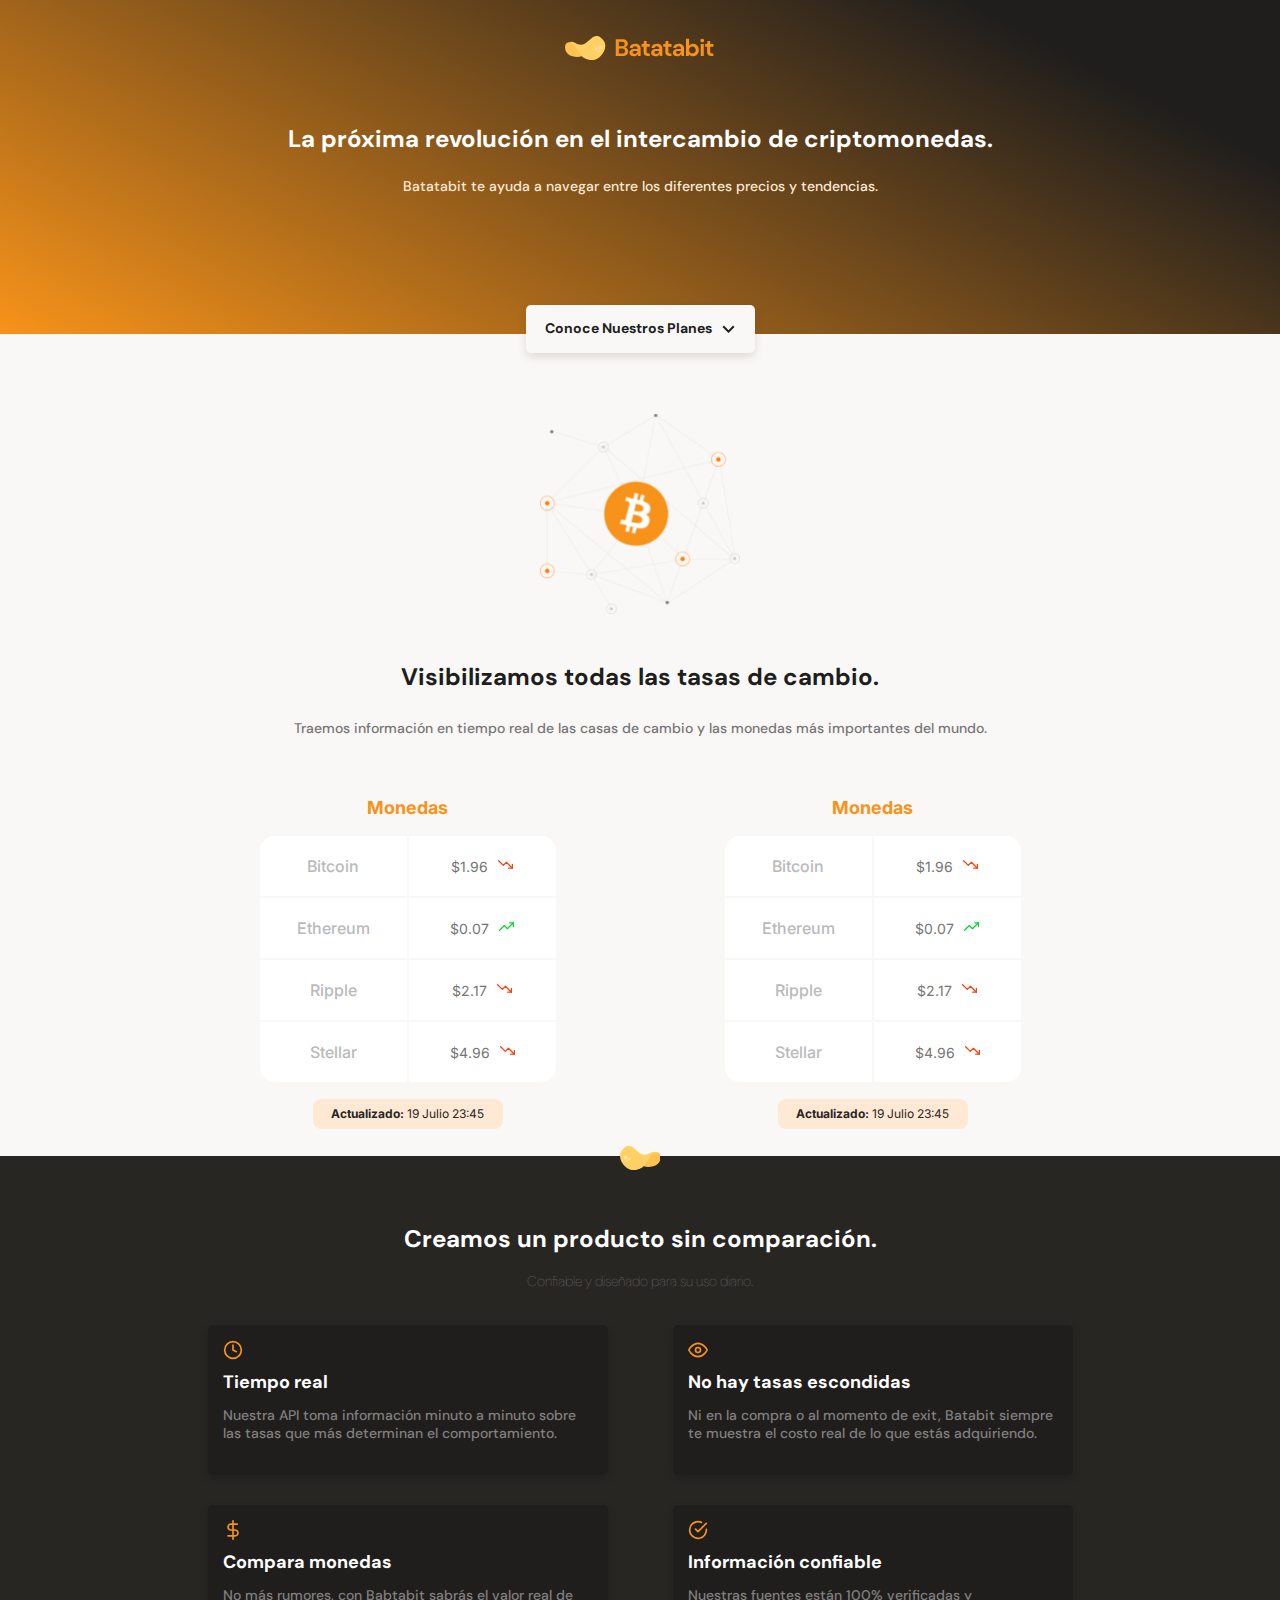
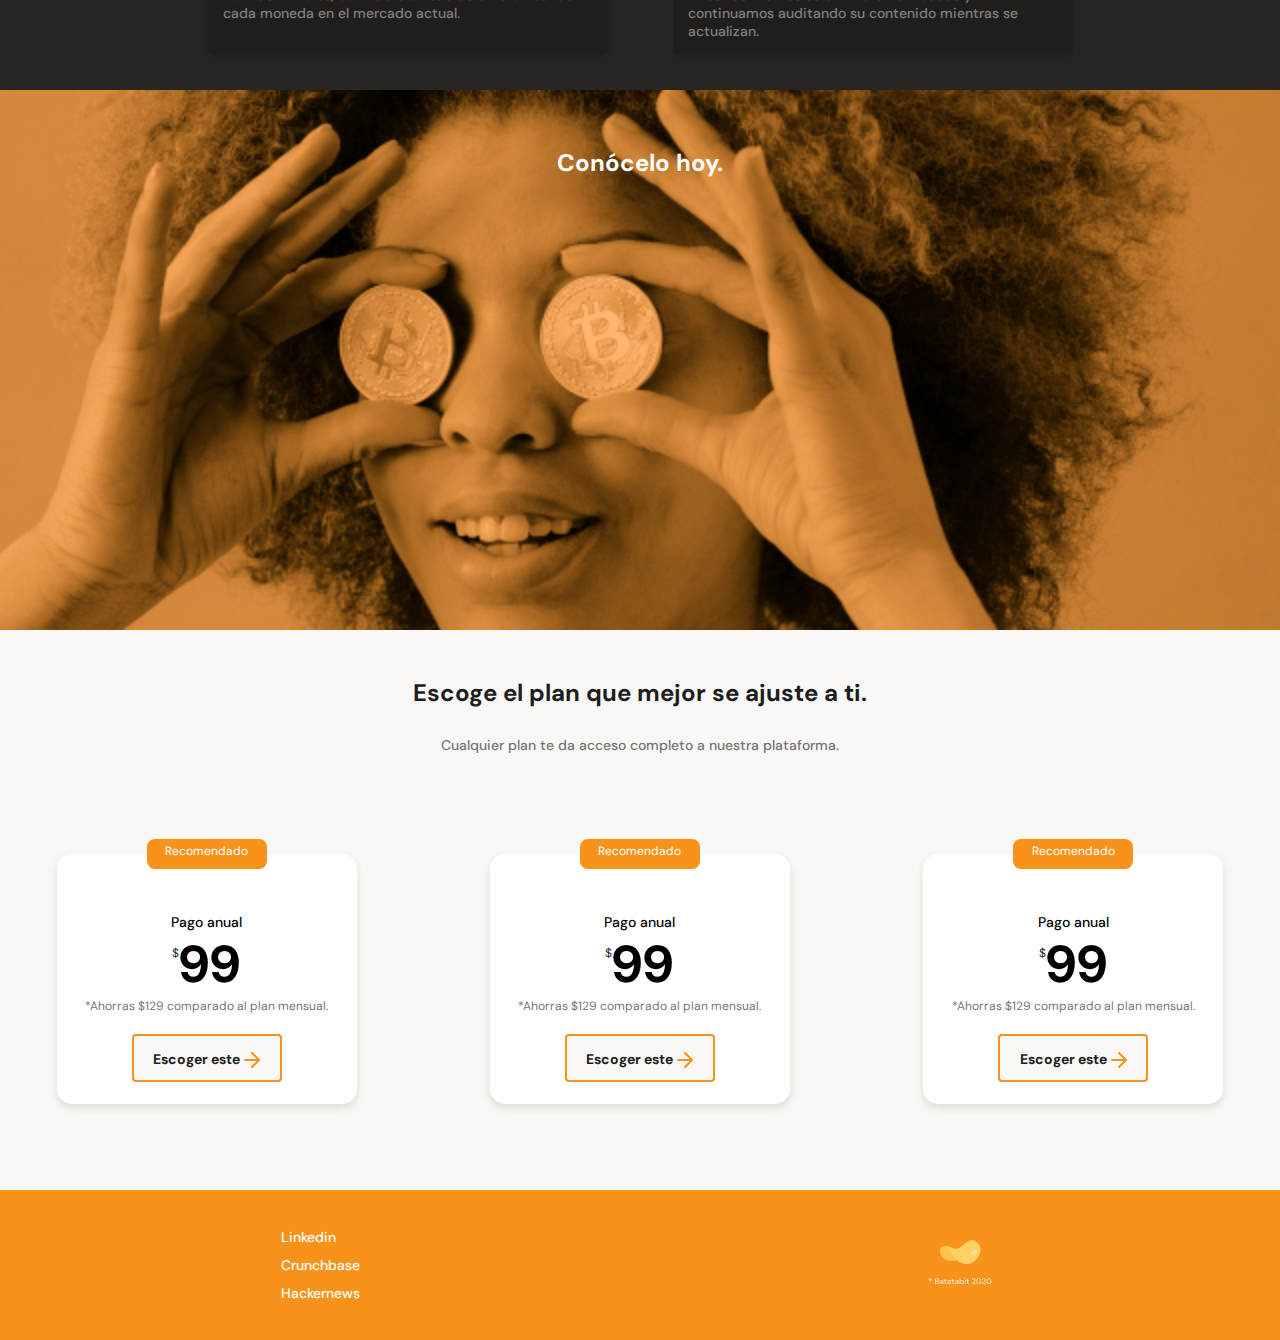
<file: projects/Batatabit/index.html>
<!DOCTYPE html>
<html lang="es">
  <head>
    <meta charset="UTF-8" />
    <meta http-equiv="X-UA-Compatible" content="IE=edge" />
    <meta name="viewport" content="width=device-width, initial-scale=1.0" />
    <title>Práctica</title>
    <link rel="stylesheet" href="style.css" />
    <link rel="stylesheet" href="normalize.css" />
    <link rel="stylesheet" href="./css/tablet.css" media="(min-width: 930px)">
    <link rel="preconnect" href="https://fonts.googleapis.com" />
    <link rel="preconnect" href="https://fonts.gstatic.com" crossorigin />
    <link
      href="https://fonts.googleapis.com/css2?family=DM+Sans:wght@400;500;700&family=Inter:wght@300;500&display=swap"
      rel="stylesheet"
    />
  </head>
  <body>
    <header>
      <img src="./assets/img/logo.svg" alt="" />

      <div class="header--title-container">
        <h1>La próxima revolución en el intercambio de criptomonedas.</h1>
        <p>
          Batatabit te ayuda a navegar entre los diferentes precios y
          tendencias.
        </p>
        <a href="#plans" class="header--button"
          >Conoce Nuestros Planes<span></span
        ></a>
      </div>
    </header>

    <main>
      <!--BITCOIN IMG AND INFO-->
      <section class="main-exchange-container">
        <div class="backgroundImg"></div>
        <div class="main-exchange-container--title">
          <h2>Visibilizamos todas las tasas de cambio.</h2>
          <p>
            Traemos información en tiempo real de las casas de cambio y las
            monedas más importantes del mundo.
          </p>
        </div>
      </section>

      <!--TABLES-->
      <section class="main-tables-container">
        
        <!-- 1 TABLE -->
        <div class="main-currency-table">
          <p class="currency-table--title">Monedas</p>
          <div class="currency-table--container">
            <table>
              <tr>
                <td class="table__top-left">Bitcoin</td>
                <td class="table__top-right table__right">$1.96<span class="down"></span></td>
              </tr>
              <tr>
                <td>Ethereum</td>
                <td class="table__right">$0.07<span class="up"></span></td>
              </tr>
              <tr>
                <td>Ripple</td>
                <td class="table__right">$2.17<span class="down"></span></td>
              </tr>
              <tr>
                <td class="table__bottom-left">Stellar</td>
                <td class="table__bottom-right table__right">$4.96<span class="down"></span></td>
              </tr>
            </table>
          </div>
          <div class="currency-table--date">
            <p><b>Actualizado:</b> 19 Julio 23:45</p>
          </div>
        </div>

        <!-- 2 TABLE -->
        <div class="main-currency-table">
          <p class="currency-table--title">Monedas</p>
          <div class="currency-table--container">
            <table>
              <tr>
                <td class="table__top-left">Bitcoin</td>
                <td class="table__top-right table__right">$1.96<span class="down"></span></td>
              </tr>
              <tr>
                <td>Ethereum</td>
                <td class="table__right">$0.07<span class="up"></span></td>
              </tr>
              <tr>
                <td>Ripple</td>
                <td class="table__right">$2.17<span class="down"></span></td>
              </tr>
              <tr>
                <td class="table__bottom-left">Stellar</td>
                <td class="table__bottom-right table__right">$4.96<span class="down"></span></td>
              </tr>
            </table>
          </div>
          <div class="currency-table--date">
            <p><b>Actualizado:</b> 19 Julio 23:45</p>
          </div>
        </div>
      </section>

      <!--INFO CARDS-->
      <section class="main-product-detail">
        <span class="product-detail--batata-logo"></span>
        <div>
          <h2 class="product-detail--title">Creamos un producto sin comparación.</h2>
          <p class="product-detail--paragraph">Confiable y diseñado para su uso diario.</p>
        </div>
        
        <!------------------CARDS SECTION-->
        <section class="product-cards--container">

          <!--1 CARD-->
          <article class="product-detail--card">
            <span class="product--icon clock"></span>
            <p class="product--card-title">Tiempo real</p>
            <p class="product--card-body">Nuestra API toma información minuto a minuto sobre las tasas que más determinan el comportamiento.</p>
          </article>
          
          <!--2 CARD-->
          <article class="product-detail--card">
            <span class="product--icon eye"></span>
            <p class="product--card-title">No hay tasas escondidas</p>
            <p class="product--card-body">Ni en la compra o al momento de exit, Batabit siempre te muestra el costo real de lo que estás adquiriendo.</p>
          </article>

          <!--3 CARD-->
          <article class="product-detail--card">
            <span class="product--icon dollar"></span>
            <p class="product--card-title">Compara monedas</p>
            <p class="product--card-body">No más rumores, con Babtabit sabrás el valor real de cada moneda en el mercado actual.</p>
          </article>

          <!--4 CARD-->
          <article class="product-detail--card">
            <span class="product--icon check"></span>
            <p class="product--card-title">Información confiable</p>
            <p class="product--card-body">Nuestras fuentes están 100% verificadas y continuamos auditando su contenido mientras se actualizan.</p>
          </article>

        </section>
      </section>

      <!--WOMAN IMG-->
      <section class="bitcoin-img-container">
        <h2>Conócelo hoy.</h2>
      </section>

      <!--PLANS-->
      <section id="plans" class="main-plans-container">
        <div class="plans--title">
          <h2>Escoge el plan que mejor se ajuste a ti.</h2>
          <p>Cualquier plan te da acceso completo a nuestra plataforma.</p>
        </div>
        
        <section class="plans-container--slider">

          <!--1 CARD-->
          <article class="plans-container--card">
            <p class="recommended">Recomendado</p>
            <div class="plan-info-container">
              <h3 class="plan-card--title">Pago anual</h3>
              <p class="plan-card--price"><span>$</span>99</p>
              <p class="plan-card--saving">*Ahorras $129 comparado al plan mensual.</p>
              <button class="plan-card--ca">Escoger este<span></span></button>
            </div>
          </article>

          <!--2 CARD-->
          <article class="plans-container--card">
            <p class="recommended">Recomendado</p>
            <div class="plan-info-container">
              <h3 class="plan-card--title">Pago anual</h3>
              <p class="plan-card--price"><span>$</span>99</p>
              <p class="plan-card--saving">*Ahorras $129 comparado al plan mensual.</p>
              <button class="plan-card--ca">Escoger este<span></span></button>
            </div>
          </article>

          <!--3 CARD-->
          <article class="plans-container--card">
            <p class="recommended">Recomendado</p>
            <div class="plan-info-container">
              <h3 class="plan-card--title">Pago anual</h3>
              <p class="plan-card--price"><span>$</span>99</p>
              <p class="plan-card--saving">*Ahorras $129 comparado al plan mensual.</p>
              <button class="plan-card--ca">Escoger este<span></span></button>
            </div>
          </article>

        </section>
      </section>
    </main>

    <footer>
      <section class="left">
        <ul>
          <li><a href="">Linkedin</a></li>
          <li><a href="">Crunchbase</a></li>
          <li><a href="">Hackernews</a></li>
        </ul>
      </section class="right">
      <section>
        <img src="./assets/img/logo-footer.svg" alt="Logo de Batatabit 2020">
      </section>
    </footer>
  </body>
</html>
</file>
<file: projects/Batatabit/style.css>
:root{
--bitcoin-orange: #f7931a;
--soft-orange: #ffe9d5;
--secondary-blue: #1a9af7;
--soft-blue: #e7f5ff;
--warm-black: #282623;
--black: #201e1c;
--grey: #bababa;
--off-white: #faf8f7;
--just-white: #fff;
}

*{
    box-sizing: border-box;
    margin: 0px;
    padding: 0px;
}

html{
    font-size: 62.5%;
    font-family: "DM Sans", sans-serif;
}

                                                    /*HEADER*/
header{
    position: relative;
    display: flex;
    flex-direction: column;
    justify-content: center;
    width: 100%;
    min-width: 320px;
    height: 334px;
    text-align: center;
    background: linear-gradient(207.8deg, #201E1C 16.69%, #F7931A 100%);
}

/*IMG*/
header img{
    width: 150px;
    height: 24px;
    margin-top: 100px;
    align-self: center;
}

/*CONTAIN TITLE, PARAGRAPH, BUTTON*/
.header--title-container{
    width: 90%;
    min-height: 288px;
    max-width: 900px;
    height: 218px;
    margin-top: 50px;
    text-align: center;
    align-self: center;
}

.header--title-container h1{
    font-size: 2.4rem;
    font-weight: bold;
    line-height: 2.6rem;
    color: var(--just-white);
}

.header--title-container p{
    margin-top: 25px;
    font-size: 1.4rem;
    font-weight: 500;
    line-height: 1.8rem;
    color: var(--soft-orange);
}

.header--title-container .header--button{
    position: absolute;
    top: 270px;
    left: calc(50% - 114.5px);
    display: block;
    margin-top: 35px;   
    padding: 15px;
    width: 229px;
    height: 48px;
    background-color: var(--off-white);
    /*sombra*/
    box-shadow: 0px 4px 8px rgba(89, 73, 30, .16);
    border: none;
    border-radius: 5px;
    font-size: 1.4rem;
    font-weight: bold;
    text-decoration: none;
    color: var(--black);
}

/*ICON*/
.header--button span{
    display: inline-block;
    width: 13px;
    height: 8px;
    margin-left: 10px;
    background-image: url(./assets/icons/down-arrow.svg);
}

                                                    /*MAIN*/
main{
    width: 100%;
    height: auto;
    background-color: var(--off-white);
}

/*CONTAINS BITCOIN IMG AND TEXT*/
.main-exchange-container {
    width: 100%;
    height: auto;
    padding-top: 80px;
    padding-bottom: 30px;
    text-align: center;
}

/*CONTAINS SUBTITLE, PARAGRAPH*/
.main-exchange-container--title {
    width: 90%;
    min-width: 288px;
    max-width: 900px;
    margin: 0 auto;
}

/*BITCOIN IMG*/
.main-exchange-container .backgroundImg {
    width: 200px;
    height: 200px;
    margin: 0 auto 50px;
    background-image: url(./assets/img/Bitcoin.svg);
    background-size: cover;
    background-position: center;
    background-repeat: no-repeat;
}

.main-exchange-container h2 {
    margin-bottom: 30px;
    font-size: 2.4rem;
    font-weight: bold;
    line-height: 2.6rem;
    color: var(--black);
}

.main-exchange-container p {
    margin-bottom: 30px;
    font-size: 1.4rem;
    font-weight: 500;
    line-height: 1.6rem;
    color: #757575;
}

                                                /*TABLE*/
/*CONTAIN PARAGRAPH*/
.main-currency-table {
    width: 70%;
    min-width: 235px;
    max-width: 500px;
    height: 360px;
    margin: 0 auto;
    font-family: "Inter", sans-serif;
}

/*PARAGRAPH "MONEDAS"*/
.main-currency-table .currency-table--title {
    margin-bottom: 15px;
    font-size: 1.8rem;
    font-weight: bold;
    line-height: 2.3rem;
    color: var(--bitcoin-orange);
    text-align: center;
}

/*CONTAINS TABLE*/
.currency-table--container {
    width: 90%;
    min-width: 230px;
    max-width: 300px;
    height: 250px;
    margin: 0 auto;
}

/*TABLE*/
.currency-table--container table {
    width: 100%;
    height: 100%;
}

/*TABLE DATA*/
.currency-table--container td {
    width: 50%;
    font-size: 1.6rem;
    font-weight: 500;
    line-height: 1.9rem;
    color: var(--grey);
    background-color: var(--just-white);
    text-align: center;
}

/*ROUNDED CORNERS*/
.currency-table--container .table__top-left {
    border-radius: 15px 0 0 0;
}

.currency-table--container .table__top-right {
    border-radius: 0 15px 0 0;
}

.currency-table--container .table__bottom-left {
    border-radius: 0 0 0 15px;
}

.currency-table--container .table__bottom-right {
    border-radius: 0 0 15px 0;
}

/* TABLE'S RIGHT SIDE ITEMS*/
.currency-table--container .table__right {
    font-size: 1.4rem;
    font-weight: normal;
    line-height: 1.7rem;
    color: #757575;
}

/*UP AND DOWN LOGOS*/
/*DOWN*/
.currency-table--container .down {
    display: inline-block;
    width: 15px;
    height: 15px;
    margin-left: 10px;
    background-image: url(./assets/icons/trending-down.svg);
    background-size: cover;
    background-position: center;
    background-repeat: no-repeat;
}

/*UP*/
.currency-table--container .up {
    display: inline-block;
    width: 15px;
    height: 15px;
    margin-left: 10px;
    background-image: url(./assets/icons/trending-up.svg);
    background-size: cover;
    background-position: center;
    background-repeat: no-repeat;
}

/*CURRENT DATE*/
.currency-table--date {
    width: 190px;
    height: 30px;
    margin: 15px auto 0;
    text-align: center;
    padding: 8px;
    background-color: var(--soft-orange);
    border-radius: 8px;
}

.currency-table--date p{
    font-size: 1.2rem;
    color: var(--warm-black);
}

                        /*BLACK ZONE*/
/*CONTAINS ALL BLACK ZONE*/
.main-product-detail {
    position: relative;
    width: 100%;
    min-width: 320px;
    height: auto;
    padding: 20px 10px;
    background-color: var(--warm-black);
    color: white;
}

/*BATATA LOGO*/
.product-detail--batata-logo {
    position: absolute;
    left: calc(50% - 20px);
    top: -10px;
    width: 40px;
    height: 25px;
    background-image: url(./assets/icons/batata.svg);
}

/*TITLE "CREAMOS"*/
.product-detail--title {
    width: 90%;
    min-width: 288px;
    height: auto;
    margin: 50px auto 20px;
    text-align: center;
    font-size: 2.4rem;
    font-weight: bold;
    line-height: 2.6rem;
    color: var(--just-white);
}

/*PARAGRAPH*/
.product-detail--paragraph {
    margin-bottom: 20px;
    font-size: 1.4rem;
    font-weight: 50;
    line-height: 1.8rem;
    color: #808080;
    text-align: center;
}

                        /*BLACK ZONE'S CARDS SECTION*/
/*CODE FOR ALL CARDS*/
.product-detail--card {
    width: 90%;
    min-width: 288px;
    max-width: 400px;
    height: 150px;
    margin: 15px auto;
    padding: 15px;
    background-color: var(--black);
    border-radius: 5px;
    box-shadow: 0 4px 8px rgba(0, 0, 0, .16);
}

/*CODE FOR ALL ICONS*/
.product--icon {
    display: inline-block;
    width: 20px;
    height: 20px;
    margin-bottom: 10px;
    background-size: cover;
    background-position: center;
    background-repeat: no-repeat;
}

.clock {
    background-image: url(./assets/icons/clock.svg);
}

.eye {
    background-image: url(./assets/icons/eye.svg);
}

.dollar {
    background-image: url(./assets/icons/dollar-sign.svg);
}

.check {
    background-image: url(./assets/icons/check-circle.svg);
}

/*TITLE FOR ALL CARDS*/
.product--card-title {
    margin-bottom: 15px;
    font-size: 1.8rem;
    font-weight: bold;
    line-height: 1.8rem;
    color: var(--just-white);
}

/*PARAGRAPH FOR ALL CARDS*/
.product--card-body {
    font-size: 1.4rem;
    font-weight: 500;
    line-height: 1.8rem;
    color: #808080;
}

                            /*WOMAN SECTION*/
/*WOMAN IMG*/
.bitcoin-img-container {
    width: 100%;
    min-width: 320px;
    height: 60vh;
    background-image: url(./assets/img/bitcoinbaby2x.jpg);
    background-size: cover;
    background-position: center;
    background-repeat: no-repeat;
}

/*TITLE*/
.bitcoin-img-container h2 {
    padding-top: 60px;
    font-size: 2.4rem;
    font-weight: bold;
    line-height: 2.6rem;
    color: var(--just-white);
    text-align: center;
}

                        /*PLANS SECTION*/

/*PLANS CONTAINER*/ 
.main-plans-container {
    width: 100%;
    min-width: 320px;
    padding-bottom: 70px;
    text-align: center;
}

/*TITLE "ESCOGE"*/
.plans--title {
    width: 100%;
    min-width: 288px;
    height: auto;
    margin-bottom: 50px;
}

.plans--title h2 {
    padding-top: 50px;
    font-size: 2.4rem;
    font-weight: bold;
    line-height: 2.6rem;
    color: var(--black);
}

/*PARAGRAPH "CUALQUIER"*/
.plans--title p {
    padding-top: 30px;
    font-size: 1.4rem;
    font-weight: 500;
    line-height: 1.8rem;
    color: #757575;
}
/*PLANS SLIDER*/
.plans-container--slider {
    display: flex;
    gap: 20px;
    height: 316px;
    overflow-x: scroll;
    overscroll-behavior-x: contain;
    scroll-snap-type: x proximity;
}

.plans-container--card {
    position: relative;
    scroll-snap-align: center;
    width: 70%;
    min-width: 230px;
    max-width: 300px;
    height: 250px;
    margin: 50px auto 0;
    padding: 0 15px;
    background-color: var(--just-white);
    border-radius: 15px;
    box-shadow: 0 4px 8px  rgba(89, 73, 30, .16);
}   

/*TITLE "RECOMENDADO"*/
.recommended {
    position: relative;
    width: 120px;
    height: 30px;
    padding: 6px;   
    top: -15px;
    left: calc(50% - 60px);
    font-size: 1.2rem;
    background-color: var(--bitcoin-orange);
    border-radius: 8px;
    color: var(--just-white);
}

/*TITLE "PAGO"*/
.plan-card--title {
    padding-top: 30PX;
    font-size: 1.4rem;
    font-weight: 500;
    border-left-width: 1.8rem;
    cursor: black;
}

/*PRICE*/
.plan-card--price {
    padding: 5PX 0;
    font-size: 5.2rem;
    font-weight: bold;
    line-height: 5
    .3rem;
    color: black;
}

.plan-card--price span {
    font-size: 1.2rem;
    font-weight: 300;
    vertical-align: 25px;
}

/*P "AHORRAS"*/
.plan-card--saving {
    font-size: 1.2rem;
    color: #757575;
}

/*BUTTON*/
.plan-card--ca {
    width: 150px;
    height: 48px;
    margin-top: 20px;
    background-color: #faf8f7;
    border: 2px solid var(--bitcoin-orange);
    border-radius: 4px;
    font-family: "DM Sans", sans-serif;
    font-size: 1.4rem;
    font-weight: bold;
    line-height: 1.8rem;
    color: var(--black);
}

.plan-card--ca span {
    display: inline-block;
    width: 20px;
    height: 20px;
    background-image: url(./assets/icons/orange-right-arrow.svg);
    vertical-align: text-bottom;
}

/*FOOTER*/
footer {
    display: flex;
    width: 100%;
    height: 150px;
    background-color: var(--bitcoin-orange);
}

/*LINK AND LOGO*/
footer section {
    display: flex;
    align-items: center;
    justify-content: center;
    width: 50%;
}

/*LIST*/
footer .left ul {
    font-size: 1.4rem;
    font-weight: 500;
    line-height: 1.8rem;
    list-style: none;
}

.left li {
    margin: 10px 0;
}

.left a {
    text-decoration: none;
    color: var(--just-white);
}
</file>
<file: projects/Batatabit/css/tablet.css>
.main-tables-container {
    display: flex;
    width: 930px;
    margin: 0 auto;
}

.product-cards--container {
    display: flex;
    flex-wrap: wrap;
    max-width: 930px;
    margin: 0 auto;
}
</file>
